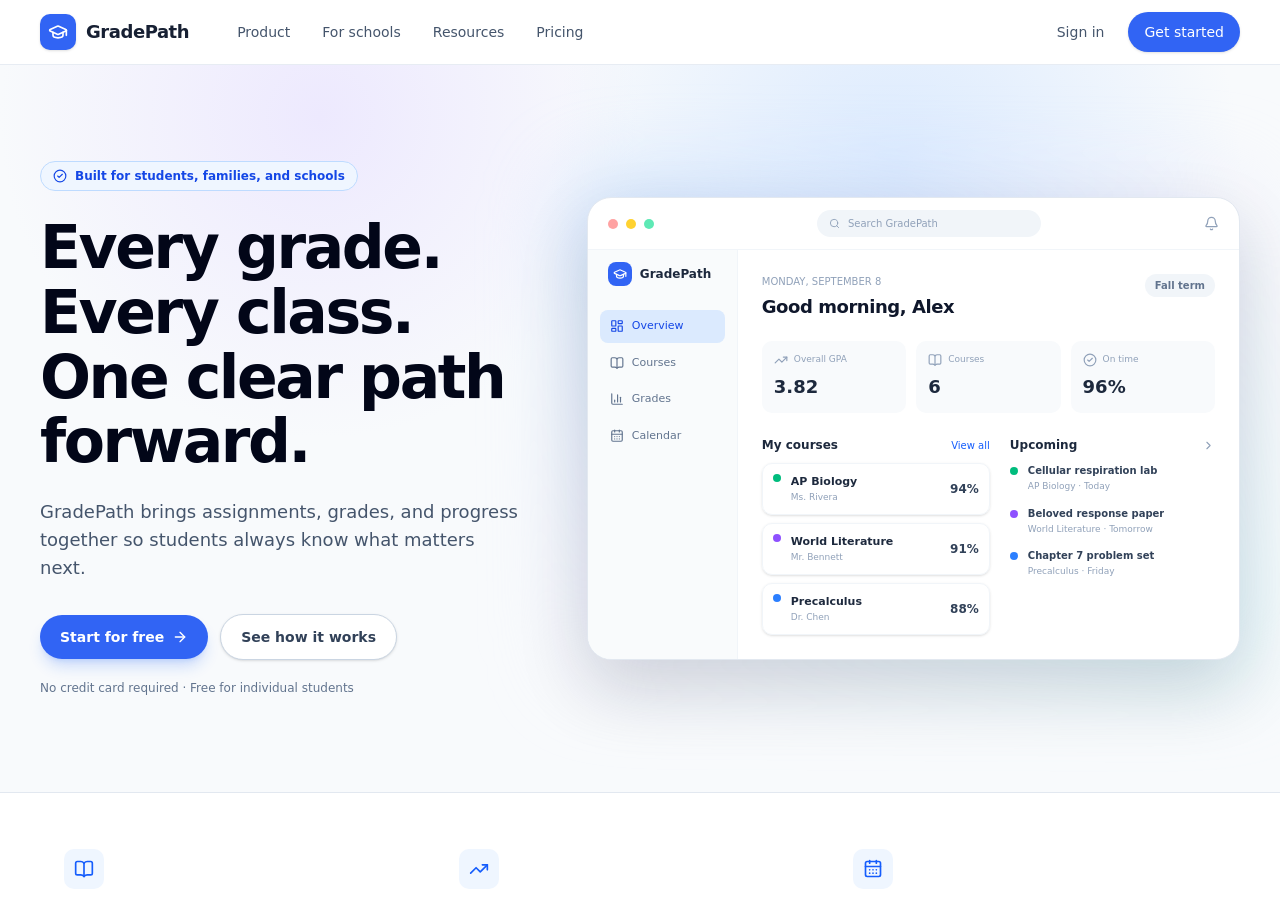
<file: index.html>
<!doctype html>
<html lang="en" class="h-full antialiased">
  <head>
    <script>
      try {
        Object.defineProperty(window, "frameElement", { value: null });
      } catch {}
    </script>
    <meta charset="utf-8" />
    <meta name="viewport" content="width=device-width, initial-scale=1" />
    <link rel="icon" href="./refract.svg" />
    <link rel="preload" as="script" href="./AMp59ve.js" />
    <link rel="preload" as="script" href="./6uNF39d.js" />
    <title>Refract Browser</title>
    <script type="module" crossorigin src="./assets/index-Cs2bmcso.js"></script>
    <link rel="modulepreload" crossorigin href="./assets/react-Dw7FxYqJ.js" />
    <link rel="modulepreload" crossorigin href="./assets/vendor-DraA64or.js" />
    <link rel="modulepreload" crossorigin href="./assets/tanstack-nHHlaK0_.js" />
    <link rel="modulepreload" crossorigin href="./assets/motion-yncqA_4D.js" />
    <link rel="modulepreload" crossorigin href="./assets/lucide-9gOcD6Pp.js" />
    <link rel="modulepreload" crossorigin href="./assets/base-ui-DOwZCxZh.js" />
    <link rel="modulepreload" crossorigin href="./assets/app-BJpch0wI.js" />
    <link rel="stylesheet" crossorigin href="./assets/app-CbyfkJBh.css" />
  </head>
  <body class="min-h-full flex flex-col">
    <div id="root"></div>
  </body>
</html>
</file>
<file: assets/app-CbyfkJBh.css>
@layer properties{@supports (((-webkit-hyphens:none)) and (not (margin-trim:inline))) or ((-moz-orient:inline) and (not (color:rgb(from red r g b)))){:root,:host{--accent-surface:#fff}*,:before,:after,::backdrop{--tw-translate-x:0;--tw-translate-y:0;--tw-translate-z:0;--tw-scale-x:1;--tw-scale-y:1;--tw-scale-z:1;--tw-rotate-x:initial;--tw-rotate-y:initial;--tw-rotate-z:initial;--tw-skew-x:initial;--tw-skew-y:initial;--tw-space-y-reverse:0;--tw-border-style:solid;--tw-gradient-position:initial;--tw-gradient-from:#0000;--tw-gradient-via:#0000;--tw-gradient-to:#0000;--tw-gradient-stops:initial;--tw-gradient-via-stops:initial;--tw-gradient-from-position:0%;--tw-gradient-via-position:50%;--tw-gradient-to-position:100%;--tw-leading:initial;--tw-font-weight:initial;--tw-tracking:initial;--tw-ordinal:initial;--tw-slashed-zero:initial;--tw-numeric-figure:initial;--tw-numeric-spacing:initial;--tw-numeric-fraction:initial;--tw-shadow:0 0 #0000;--tw-shadow-color:initial;--tw-shadow-alpha:100%;--tw-inset-shadow:0 0 #0000;--tw-inset-shadow-color:initial;--tw-inset-shadow-alpha:100%;--tw-ring-color:initial;--tw-ring-shadow:0 0 #0000;--tw-inset-ring-color:initial;--tw-inset-ring-shadow:0 0 #0000;--tw-ring-inset:initial;--tw-ring-offset-width:0px;--tw-ring-offset-color:#fff;--tw-ring-offset-shadow:0 0 #0000;--tw-outline-style:solid;--tw-blur:initial;--tw-brightness:initial;--tw-contrast:initial;--tw-grayscale:initial;--tw-hue-rotate:initial;--tw-invert:initial;--tw-opacity:initial;--tw-saturate:initial;--tw-sepia:initial;--tw-drop-shadow:initial;--tw-drop-shadow-color:initial;--tw-drop-shadow-alpha:100%;--tw-drop-shadow-size:initial;--tw-backdrop-blur:initial;--tw-backdrop-brightness:initial;--tw-backdrop-contrast:initial;--tw-backdrop-grayscale:initial;--tw-backdrop-hue-rotate:initial;--tw-backdrop-invert:initial;--tw-backdrop-opacity:initial;--tw-backdrop-saturate:initial;--tw-backdrop-sepia:initial;--tw-duration:initial;--tw-ease:initial}}}@layer theme{:root,:host{--font-sans:var(--font-sans-flex), ui-sans-serif, system-ui, sans-serif;--font-mono:ui-monospace, SFMono-Regular, Menlo, Monaco, Consolas, "Liberation Mono", "Courier New", monospace;--color-red-300:oklch(80.8% .114 19.571);--color-red-400:oklch(70.4% .191 22.216);--color-red-500:oklch(63.7% .237 25.331);--color-red-600:oklch(57.7% .245 27.325);--color-red-800:oklch(44.4% .177 26.899);--color-amber-300:oklch(87.9% .169 91.605);--color-emerald-300:oklch(84.5% .143 164.978);--color-emerald-500:oklch(69.6% .17 162.48);--color-cyan-100:oklch(95.6% .045 203.388);--color-blue-50:oklch(97% .014 254.604);--color-blue-100:oklch(93.2% .032 255.585);--color-blue-200:oklch(88.2% .059 254.128);--color-blue-500:oklch(62.3% .214 259.815);--color-blue-600:oklch(54.6% .245 262.881);--color-blue-700:oklch(48.8% .243 264.376);--color-violet-100:oklch(94.3% .029 294.588);--color-violet-500:oklch(60.6% .25 292.717);--color-slate-50:oklch(98.4% .003 247.858);--color-slate-100:oklch(96.8% .007 247.896);--color-slate-200:oklch(92.9% .013 255.508);--color-slate-300:oklch(86.9% .022 252.894);--color-slate-400:oklch(70.4% .04 256.788);--color-slate-500:oklch(55.4% .046 257.417);--color-slate-600:oklch(44.6% .043 257.281);--color-slate-700:oklch(37.2% .044 257.287);--color-slate-800:oklch(27.9% .041 260.031);--color-slate-900:oklch(20.8% .042 265.755);--color-slate-950:oklch(12.9% .042 264.695);--color-black:#000;--color-white:#fff;--spacing:.25rem;--container-sm:24rem;--container-md:28rem;--container-lg:32rem;--container-xl:36rem;--container-2xl:42rem;--container-3xl:48rem;--container-5xl:64rem;--container-6xl:72rem;--container-7xl:80rem;--text-xs:.75rem;--text-xs--line-height:calc(1 / .75);--text-sm:.875rem;--text-sm--line-height:calc(1.25 / .875);--text-base:1rem;--text-base--line-height: 1.5 ;--text-lg:1.125rem;--text-lg--line-height:calc(1.75 / 1.125);--text-xl:1.25rem;--text-xl--line-height:calc(1.75 / 1.25);--text-2xl:1.5rem;--text-2xl--line-height:calc(2 / 1.5);--text-3xl:1.875rem;--text-3xl--line-height: 1.2 ;--text-4xl:2.25rem;--text-4xl--line-height:calc(2.5 / 2.25);--text-5xl:3rem;--text-5xl--line-height:1;--text-6xl:3.75rem;--text-6xl--line-height:1;--font-weight-medium:500;--font-weight-semibold:600;--font-weight-bold:700;--tracking-tighter:-.05em;--tracking-tight:-.025em;--tracking-normal:0em;--leading-tight:1.25;--leading-relaxed:1.625;--radius-xl:10px;--radius-2xl:1rem;--radius-3xl:1.5rem;--radius-4xl:2rem;--ease-out:cubic-bezier(0, 0, .2, 1);--animate-spin:spin 1s linear infinite;--animate-pulse:pulse 2s cubic-bezier(.4, 0, .6, 1) infinite;--blur-sm:8px;--blur-md:12px;--blur-lg:16px;--blur-xl:24px;--blur-2xl:40px;--default-transition-duration:.15s;--default-transition-timing-function:cubic-bezier(.4, 0, .2, 1);--default-font-family:var(--font-sans-flex), ui-sans-serif, system-ui, sans-serif;--default-mono-font-family:var(--font-mono);--color-background:var(--background);--color-accent-surface:var(--accent-surface)}}@layer base{*,:after,:before,::backdrop{box-sizing:border-box;border:0 solid;margin:0;padding:0}::file-selector-button{box-sizing:border-box;border:0 solid;margin:0;padding:0}html,:host{-webkit-text-size-adjust:100%;tab-size:4;line-height:1.5;font-family:var(--default-font-family,-apple-system, BlinkMacSystemFont, "Segoe UI", Roboto, "Helvetica Neue", "Noto Sans", Arial, sans-serif, "Apple Color Emoji", "Segoe UI Emoji", "Segoe UI Symbol", "Noto Color Emoji");font-feature-settings:var(--default-font-feature-settings,normal);font-variation-settings:var(--default-font-variation-settings,normal);-webkit-tap-highlight-color:transparent}hr{height:0;color:inherit;border-top-width:1px}abbr:where([title]){-webkit-text-decoration:underline dotted;text-decoration:underline dotted}h1,h2,h3,h4,h5,h6{font-size:inherit;font-weight:inherit}a{color:inherit;-webkit-text-decoration:inherit;text-decoration:inherit}b,strong{font-weight:bolder}code,kbd,samp,pre{font-family:var(--default-mono-font-family,ui-monospace, SFMono-Regular, Menlo, Monaco, Consolas, "Liberation Mono", "Courier New", monospace);font-feature-settings:var(--default-mono-font-feature-settings,normal);font-variation-settings:var(--default-mono-font-variation-settings,normal);font-size:1em}small{font-size:80%}sub,sup{vertical-align:baseline;font-size:75%;line-height:0;position:relative}sub{bottom:-.25em}sup{top:-.5em}table{text-indent:0;border-color:inherit;border-collapse:collapse}:-moz-focusring:where(:not(iframe)){outline:auto}progress{vertical-align:baseline}summary{display:list-item}ol,ul,menu{list-style:none}img,svg,video,canvas,audio,iframe,embed,object{vertical-align:middle;display:block}img,video{max-width:100%;height:auto}button,input,select,optgroup,textarea{font:inherit;font-feature-settings:inherit;font-variation-settings:inherit;letter-spacing:inherit;color:inherit;opacity:1;background-color:#0000;border-radius:0}::file-selector-button{font:inherit;font-feature-settings:inherit;font-variation-settings:inherit;letter-spacing:inherit;color:inherit;opacity:1;background-color:#0000;border-radius:0}:where(select:is([multiple],[size])) optgroup{font-weight:bolder}:where(select:is([multiple],[size])) optgroup option{padding-inline-start:20px}::file-selector-button{margin-inline-end:4px}::placeholder{opacity:1}@supports (not ((-webkit-appearance:-apple-pay-button))) or (contain-intrinsic-size:1px){::placeholder{color:currentColor}@supports (color:color-mix(in lab,red,red)){::placeholder{color:color-mix(in oklab,currentcolor 50%,transparent)}}}textarea{resize:vertical}::-webkit-search-decoration{-webkit-appearance:none}::-webkit-date-and-time-value{min-height:1lh;text-align:inherit}::-webkit-datetime-edit{display:inline-flex}::-webkit-datetime-edit-fields-wrapper{padding:0}::-webkit-datetime-edit{padding-block:0}::-webkit-datetime-edit-year-field{padding-block:0}::-webkit-datetime-edit-month-field{padding-block:0}::-webkit-datetime-edit-day-field{padding-block:0}::-webkit-datetime-edit-hour-field{padding-block:0}::-webkit-datetime-edit-minute-field{padding-block:0}::-webkit-datetime-edit-second-field{padding-block:0}::-webkit-datetime-edit-millisecond-field{padding-block:0}::-webkit-datetime-edit-meridiem-field{padding-block:0}::-webkit-calendar-picker-indicator{line-height:1}:-moz-ui-invalid{box-shadow:none}button,input:where([type=button],[type=reset],[type=submit]){appearance:button}::file-selector-button{appearance:button}::-webkit-inner-spin-button{height:auto}::-webkit-outer-spin-button{height:auto}[hidden]:where(:not([hidden=until-found])){display:none!important}:focus-visible{--tw-ring-shadow:var(--tw-ring-inset,) 0 0 0 calc(0px + var(--tw-ring-offset-width)) var(--tw-ring-color,currentcolor);box-shadow:var(--tw-inset-shadow),var(--tw-inset-ring-shadow),var(--tw-ring-offset-shadow),var(--tw-ring-shadow),var(--tw-shadow);--tw-outline-style:none;outline-style:none}}@layer components;@layer utilities{.\@container{container-type:inline-size}.pointer-events-auto{pointer-events:auto}.pointer-events-none{pointer-events:none}.collapse{visibility:collapse}.invisible{visibility:hidden}.visible{visibility:visible}.sr-only{clip-path:inset(50%);white-space:nowrap;border-width:0;width:1px;height:1px;margin:-1px;padding:0;position:absolute;overflow:hidden}.absolute{position:absolute}.fixed{position:fixed}.relative{position:relative}.static{position:static}.-inset-5{inset:calc(var(--spacing) * -5)}.inset-0{inset:0}.inset-3{inset:calc(var(--spacing) * 3)}.inset-x-0{inset-inline:0}.inset-y-0{inset-block:0}.-top-0\.5{top:calc(var(--spacing) * -.5)}.-top-1\.5{top:calc(var(--spacing) * -1.5)}.top-0{top:0}.top-1\/2{top:50%}.top-2\.5{top:calc(var(--spacing) * 2.5)}.top-4{top:calc(var(--spacing) * 4)}.top-full{top:100%}.-right-1\.5{right:calc(var(--spacing) * -1.5)}.right-0{right:0}.right-1{right:var(--spacing)}.right-1\.5{right:calc(var(--spacing) * 1.5)}.right-2\.5{right:calc(var(--spacing) * 2.5)}.right-\[4\.5rem\]{right:4.5rem}.bottom-0{bottom:0}.bottom-full{bottom:100%}.-left-10{left:calc(var(--spacing) * -10)}.left-0{left:0}.left-1\/2{left:50%}.isolate{isolation:isolate}.-z-0{z-index:-0}.-z-10{z-index:-10}.z-0{z-index:0}.z-10{z-index:10}.z-20{z-index:20}.z-30{z-index:30}.z-50{z-index:50}.z-\[100\]{z-index:100}.col-span-2{grid-column:span 2/span 2}.container{width:100%}@media(min-width:40rem){.container{max-width:40rem}}@media(min-width:48rem){.container{max-width:48rem}}@media(min-width:64rem){.container{max-width:64rem}}@media(min-width:80rem){.container{max-width:80rem}}@media(min-width:96rem){.container{max-width:96rem}}.-mx-1{margin-inline:calc(var(--spacing) * -1)}.-mx-2{margin-inline:calc(var(--spacing) * -2)}.mx-1\.5{margin-inline:calc(var(--spacing) * 1.5)}.mx-2{margin-inline:calc(var(--spacing) * 2)}.mx-auto{margin-inline:auto}.-my-0\.5{margin-block:calc(var(--spacing) * -.5)}.-my-1{margin-block:calc(var(--spacing) * -1)}.my-1{margin-block:var(--spacing)}.my-3{margin-block:calc(var(--spacing) * 3)}.mt-0\.5{margin-top:calc(var(--spacing) * .5)}.mt-1{margin-top:var(--spacing)}.mt-1\.5{margin-top:calc(var(--spacing) * 1.5)}.mt-2{margin-top:calc(var(--spacing) * 2)}.mt-2\.5{margin-top:calc(var(--spacing) * 2.5)}.mt-3{margin-top:calc(var(--spacing) * 3)}.mt-4{margin-top:calc(var(--spacing) * 4)}.mt-5{margin-top:calc(var(--spacing) * 5)}.mt-6{margin-top:calc(var(--spacing) * 6)}.mt-8{margin-top:calc(var(--spacing) * 8)}.mt-auto{margin-top:auto}.-mr-1\.5{margin-right:calc(var(--spacing) * -1.5)}.mr-1\.5{margin-right:calc(var(--spacing) * 1.5)}.mr-2{margin-right:calc(var(--spacing) * 2)}.mb-0\.5{margin-bottom:calc(var(--spacing) * .5)}.mb-1{margin-bottom:var(--spacing)}.mb-1\.5{margin-bottom:calc(var(--spacing) * 1.5)}.mb-2{margin-bottom:calc(var(--spacing) * 2)}.mb-2\.5{margin-bottom:calc(var(--spacing) * 2.5)}.mb-4{margin-bottom:calc(var(--spacing) * 4)}.mb-6{margin-bottom:calc(var(--spacing) * 6)}.-ml-1\.5{margin-left:calc(var(--spacing) * -1.5)}.-ml-2{margin-left:calc(var(--spacing) * -2)}.ml-0\.5{margin-left:calc(var(--spacing) * .5)}.ml-1{margin-left:var(--spacing)}.ml-1\.5{margin-left:calc(var(--spacing) * 1.5)}.ml-12{margin-left:calc(var(--spacing) * 12)}.ml-auto{margin-left:auto}.line-clamp-2{-webkit-line-clamp:2;-webkit-box-orient:vertical;display:-webkit-box;overflow:hidden}.block{display:block}.contents{display:contents}.flex{display:flex}.grid{display:grid}.hidden{display:none}.inline{display:inline}.inline-block{display:inline-block}.inline-flex{display:inline-flex}.list-item{display:list-item}.table{display:table}.aspect-square{aspect-ratio:1}.size-2{width:calc(var(--spacing) * 2);height:calc(var(--spacing) * 2)}.size-2\.5{width:calc(var(--spacing) * 2.5);height:calc(var(--spacing) * 2.5)}.size-4{width:calc(var(--spacing) * 4);height:calc(var(--spacing) * 4)}.size-5{width:calc(var(--spacing) * 5);height:calc(var(--spacing) * 5)}.size-6{width:calc(var(--spacing) * 6);height:calc(var(--spacing) * 6)}.size-7{width:calc(var(--spacing) * 7);height:calc(var(--spacing) * 7)}.size-8{width:calc(var(--spacing) * 8);height:calc(var(--spacing) * 8)}.size-9{width:calc(var(--spacing) * 9);height:calc(var(--spacing) * 9)}.size-10{width:calc(var(--spacing) * 10);height:calc(var(--spacing) * 10)}.size-10\!{width:calc(var(--spacing) * 10)!important;height:calc(var(--spacing) * 10)!important}.size-11{width:calc(var(--spacing) * 11);height:calc(var(--spacing) * 11)}.size-12{width:calc(var(--spacing) * 12);height:calc(var(--spacing) * 12)}.size-14{width:calc(var(--spacing) * 14);height:calc(var(--spacing) * 14)}.size-16{width:calc(var(--spacing) * 16);height:calc(var(--spacing) * 16)}.size-40{width:calc(var(--spacing) * 40);height:calc(var(--spacing) * 40)}.size-full{width:100%;height:100%}.h-1{height:var(--spacing)}.h-1\.5{height:calc(var(--spacing) * 1.5)}.h-2\.5{height:calc(var(--spacing) * 2.5)}.h-5{height:calc(var(--spacing) * 5)}.h-6{height:calc(var(--spacing) * 6)}.h-7{height:calc(var(--spacing) * 7)}.h-8{height:calc(var(--spacing) * 8)}.h-9{height:calc(var(--spacing) * 9)}.h-10{height:calc(var(--spacing) * 10)}.h-11{height:calc(var(--spacing) * 11)}.h-12{height:calc(var(--spacing) * 12)}.h-16{height:calc(var(--spacing) * 16)}.h-96{height:calc(var(--spacing) * 96)}.h-\[1em\]{height:1em}.h-\[2px\]{height:2px}.h-\[3px\]{height:3px}.h-\[520px\]{height:520px}.h-dvh{height:100dvh}.h-full{height:100%}.h-px{height:1px}.max-h-48{max-height:calc(var(--spacing) * 48)}.max-h-72{max-height:calc(var(--spacing) * 72)}.min-h-0{min-height:0}.min-h-8{min-height:calc(var(--spacing) * 8)}.min-h-10{min-height:calc(var(--spacing) * 10)}.min-h-11{min-height:calc(var(--spacing) * 11)}.min-h-12{min-height:calc(var(--spacing) * 12)}.min-h-14{min-height:calc(var(--spacing) * 14)}.min-h-\[390px\]{min-height:390px}.min-h-full{min-height:100%}.w-0{width:0}.w-1\.5{width:calc(var(--spacing) * 1.5)}.w-2\/5{width:40%}.w-6{width:calc(var(--spacing) * 6)}.w-10{width:calc(var(--spacing) * 10)}.w-11{width:calc(var(--spacing) * 11)}.w-48{width:calc(var(--spacing) * 48)}.w-52{width:calc(var(--spacing) * 52)}.w-56{width:calc(var(--spacing) * 56)}.w-60{width:calc(var(--spacing) * 60)}.w-72{width:calc(var(--spacing) * 72)}.w-\[1ch\]{width:1ch}.w-\[3px\]{width:3px}.w-\[82px\]{width:82px}.w-\[305px\]{width:305px}.w-\[calc\(30\%-0\.5rem\)\]{width:calc(30% - .5rem)}.w-fit{width:fit-content}.w-full{width:100%}.max-w-2xl{max-width:var(--container-2xl)}.max-w-3xl{max-width:var(--container-3xl)}.max-w-5xl{max-width:var(--container-5xl)}.max-w-6xl{max-width:var(--container-6xl)}.max-w-7xl{max-width:var(--container-7xl)}.max-w-28{max-width:calc(var(--spacing) * 28)}.max-w-44{max-width:calc(var(--spacing) * 44)}.max-w-56{max-width:calc(var(--spacing) * 56)}.max-w-\[10\.5rem\]{max-width:10.5rem}.max-w-\[60\%\]{max-width:60%}.max-w-\[72ch\]{max-width:72ch}.max-w-\[82\%\]{max-width:82%}.max-w-full{max-width:100%}.max-w-lg{max-width:var(--container-lg)}.max-w-md{max-width:var(--container-md)}.max-w-none{max-width:none}.max-w-sm{max-width:var(--container-sm)}.max-w-xl{max-width:var(--container-xl)}.min-w-0{min-width:0}.min-w-32{min-width:calc(var(--spacing) * 32)}.min-w-\[var\(--anchor-width\)\]{min-width:var(--anchor-width)}.min-w-fit{min-width:fit-content}.flex-1{flex:1}.flex-\[1\.25\]{flex:1.25}.shrink{flex-shrink:1}.shrink-0{flex-shrink:0}.origin-\[var\(--transform-origin\)\]{transform-origin:var(--transform-origin)}.origin-left{transform-origin:0}.origin-top{transform-origin:top}.origin-top-left{transform-origin:0 0}.origin-top-right{transform-origin:100% 0}.-translate-1\/2{--tw-translate-x: -50% ;--tw-translate-y: -50% ;translate:var(--tw-translate-x) var(--tw-translate-y)}.-translate-x-1\/2{--tw-translate-x: -50% ;translate:var(--tw-translate-x) var(--tw-translate-y)}.-translate-y-1\/2{--tw-translate-y: -50% ;translate:var(--tw-translate-x) var(--tw-translate-y)}.-translate-y-2{--tw-translate-y:calc(var(--spacing) * -2);translate:var(--tw-translate-x) var(--tw-translate-y)}.scale-90{--tw-scale-x:90%;--tw-scale-y:90%;--tw-scale-z:90%;scale:var(--tw-scale-x) var(--tw-scale-y)}.scale-95{--tw-scale-x:95%;--tw-scale-y:95%;--tw-scale-z:95%;scale:var(--tw-scale-x) var(--tw-scale-y)}.transform{transform:var(--tw-rotate-x,) var(--tw-rotate-y,) var(--tw-rotate-z,) var(--tw-skew-x,) var(--tw-skew-y,)}.animate-spin{animation:var(--animate-spin)}.cursor-col-resize{cursor:col-resize}.cursor-default{cursor:default}.cursor-pointer{cursor:pointer}.resize{resize:both}.resize-none{resize:none}.\[scrollbar-width\:none\]{scrollbar-width:none}.\[scrollbar-gutter\:stable\]{scrollbar-gutter:stable}.list-decimal{list-style-type:decimal}.list-disc{list-style-type:disc}.list-none{list-style-type:none}.appearance-none{appearance:none}.grid-cols-2{grid-template-columns:repeat(2,minmax(0,1fr))}.grid-cols-6{grid-template-columns:repeat(6,minmax(0,1fr))}.grid-cols-\[2\.5rem_minmax\(0\,1fr\)_4\.25rem_3rem\]{grid-template-columns:2.5rem minmax(0,1fr) 4.25rem 3rem}.grid-cols-\[2\.5rem_minmax\(0\,1fr\)_6\.5rem_3rem\]{grid-template-columns:2.5rem minmax(0,1fr) 6.5rem 3rem}.grid-cols-\[54px_1fr\]{grid-template-columns:54px 1fr}.grid-cols-\[auto_minmax\(0\,1fr\)_auto\]{grid-template-columns:auto minmax(0,1fr) auto}.flex-col{flex-direction:column}.flex-col-reverse{flex-direction:column-reverse}.flex-wrap{flex-wrap:wrap}.place-content-start{place-content:start}.place-items-center{place-items:center}.items-baseline{align-items:baseline}.items-center{align-items:center}.items-end{align-items:flex-end}.items-start{align-items:flex-start}.justify-between{justify-content:space-between}.justify-center{justify-content:center}.justify-end{justify-content:flex-end}.gap-0\.5{gap:calc(var(--spacing) * .5)}.gap-1{gap:var(--spacing)}.gap-1\.5{gap:calc(var(--spacing) * 1.5)}.gap-2{gap:calc(var(--spacing) * 2)}.gap-2\.5{gap:calc(var(--spacing) * 2.5)}.gap-3{gap:calc(var(--spacing) * 3)}.gap-4{gap:calc(var(--spacing) * 4)}.gap-5{gap:calc(var(--spacing) * 5)}.gap-6{gap:calc(var(--spacing) * 6)}.gap-8{gap:calc(var(--spacing) * 8)}.gap-14{gap:calc(var(--spacing) * 14)}:where(.space-y-1>:not(:last-child)){--tw-space-y-reverse:0;margin-block-start:calc(var(--spacing) * var(--tw-space-y-reverse));margin-block-end:calc(var(--spacing) * calc(1 - var(--tw-space-y-reverse)))}:where(.space-y-2>:not(:last-child)){--tw-space-y-reverse:0;margin-block-start:calc(calc(var(--spacing) * 2) * var(--tw-space-y-reverse));margin-block-end:calc(calc(var(--spacing) * 2) * calc(1 - var(--tw-space-y-reverse)))}:where(.space-y-3>:not(:last-child)){--tw-space-y-reverse:0;margin-block-start:calc(calc(var(--spacing) * 3) * var(--tw-space-y-reverse));margin-block-end:calc(calc(var(--spacing) * 3) * calc(1 - var(--tw-space-y-reverse)))}:where(.space-y-7>:not(:last-child)){--tw-space-y-reverse:0;margin-block-start:calc(calc(var(--spacing) * 7) * var(--tw-space-y-reverse));margin-block-end:calc(calc(var(--spacing) * 7) * calc(1 - var(--tw-space-y-reverse)))}.gap-x-2{column-gap:calc(var(--spacing) * 2)}.self-center{align-self:center}.self-stretch{align-self:stretch}.justify-self-end{justify-self:flex-end}.truncate{text-overflow:ellipsis;white-space:nowrap;overflow:hidden}.overflow-hidden{overflow:hidden}.overflow-x-auto{overflow-x:auto}.overflow-x-hidden{overflow-x:hidden}.overflow-y-auto{overflow-y:auto}.rounded{border-radius:.25rem}.rounded-2xl{border-radius:var(--radius-2xl)}.rounded-3xl{border-radius:var(--radius-3xl)}.rounded-4xl{border-radius:2rem}.rounded-\[2\.5rem\]{border-radius:2.5rem}.rounded-\[3px\]{border-radius:3px}.rounded-\[26px\]{border-radius:26px}.rounded-\[28px\]{border-radius:28px}.rounded-full{border-radius:3.40282e38px}.rounded-lg{border-radius:8px}.rounded-md{border-radius:6px}.rounded-sm{border-radius:4px}.rounded-xl{border-radius:10px}.rounded-r-3xl{border-top-right-radius:var(--radius-3xl);border-bottom-right-radius:var(--radius-3xl)}.rounded-r-xl{border-top-right-radius:10px;border-bottom-right-radius:10px}.rounded-br-lg{border-bottom-right-radius:8px}.border{border-style:var(--tw-border-style);border-width:1px}.border-0{border-style:var(--tw-border-style);border-width:0}.border-2{border-style:var(--tw-border-style);border-width:2px}.border-t{border-top-style:var(--tw-border-style);border-top-width:1px}.border-r{border-right-style:var(--tw-border-style);border-right-width:1px}.border-b{border-bottom-style:var(--tw-border-style);border-bottom-width:1px}.border-dashed{--tw-border-style:dashed;border-style:dashed}.border-accent-surface\/60{border-color:var(--accent-surface)}@supports (color:color-mix(in lab,red,red)){.border-accent-surface\/60{border-color:color-mix(in oklab,var(--accent-surface) 60%,transparent)}}.border-blue-200{border-color:var(--color-blue-200)}.border-ink\/10{border-color:var(--ink)}@supports (color:color-mix(in lab,red,red)){.border-ink\/10{border-color:color-mix(in oklab,var(--ink) 10%,transparent)}}.border-ink\/25{border-color:var(--ink)}@supports (color:color-mix(in lab,red,red)){.border-ink\/25{border-color:color-mix(in oklab,var(--ink) 25%,transparent)}}.border-ink\/\[0\.06\]{border-color:var(--ink)}@supports (color:color-mix(in lab,red,red)){.border-ink\/\[0\.06\]{border-color:color-mix(in oklab,var(--ink) 6%,transparent)}}.border-line{border-color:var(--line)}.border-slate-100{border-color:var(--color-slate-100)}.border-slate-200{border-color:var(--color-slate-200)}.border-slate-200\/80{border-color:#e2e8f0cc}@supports (color:color-mix(in lab,red,red)){.border-slate-200\/80{border-color:color-mix(in oklab,var(--color-slate-200) 80%,transparent)}}.border-slate-300{border-color:var(--color-slate-300)}.border-transparent{border-color:#0000}.bg-\[\#3164f4\]{background-color:#3164f4}.bg-\[\#f8fafc\]{background-color:#f8fafc}.bg-accent-surface,.bg-accent-surface\/10{background-color:var(--accent-surface)}@supports (color:color-mix(in lab,red,red)){.bg-accent-surface\/10{background-color:color-mix(in oklab,var(--accent-surface) 10%,transparent)}}.bg-accent-surface\/15{background-color:var(--accent-surface)}@supports (color:color-mix(in lab,red,red)){.bg-accent-surface\/15{background-color:color-mix(in oklab,var(--accent-surface) 15%,transparent)}}.bg-accent-surface\/20{background-color:var(--accent-surface)}@supports (color:color-mix(in lab,red,red)){.bg-accent-surface\/20{background-color:color-mix(in oklab,var(--accent-surface) 20%,transparent)}}.bg-accent-surface\/25{background-color:var(--accent-surface)}@supports (color:color-mix(in lab,red,red)){.bg-accent-surface\/25{background-color:color-mix(in oklab,var(--accent-surface) 25%,transparent)}}.bg-accent-surface\/40{background-color:var(--accent-surface)}@supports (color:color-mix(in lab,red,red)){.bg-accent-surface\/40{background-color:color-mix(in oklab,var(--accent-surface) 40%,transparent)}}.bg-accent-surface\/\[0\.08\]{background-color:var(--accent-surface)}@supports (color:color-mix(in lab,red,red)){.bg-accent-surface\/\[0\.08\]{background-color:color-mix(in oklab,var(--accent-surface) 8%,transparent)}}.bg-amber-300{background-color:var(--color-amber-300)}.bg-background,.bg-background\/80{background-color:var(--background)}@supports (color:color-mix(in lab,red,red)){.bg-background\/80{background-color:color-mix(in oklab,var(--background) 80%,transparent)}}.bg-background\/90{background-color:var(--background)}@supports (color:color-mix(in lab,red,red)){.bg-background\/90{background-color:color-mix(in oklab,var(--background) 90%,transparent)}}.bg-black{background-color:var(--color-black)}.bg-black\/30{background-color:#0000004d}@supports (color:color-mix(in lab,red,red)){.bg-black\/30{background-color:color-mix(in oklab,var(--color-black) 30%,transparent)}}.bg-black\/60{background-color:#0009}@supports (color:color-mix(in lab,red,red)){.bg-black\/60{background-color:color-mix(in oklab,var(--color-black) 60%,transparent)}}.bg-black\/70{background-color:#000000b3}@supports (color:color-mix(in lab,red,red)){.bg-black\/70{background-color:color-mix(in oklab,var(--color-black) 70%,transparent)}}.bg-black\/75{background-color:#000000bf}@supports (color:color-mix(in lab,red,red)){.bg-black\/75{background-color:color-mix(in oklab,var(--color-black) 75%,transparent)}}.bg-black\/85{background-color:#000000d9}@supports (color:color-mix(in lab,red,red)){.bg-black\/85{background-color:color-mix(in oklab,var(--color-black) 85%,transparent)}}.bg-black\/90{background-color:#000000e6}@supports (color:color-mix(in lab,red,red)){.bg-black\/90{background-color:color-mix(in oklab,var(--color-black) 90%,transparent)}}.bg-blue-50{background-color:var(--color-blue-50)}.bg-blue-100{background-color:var(--color-blue-100)}.bg-blue-500{background-color:var(--color-blue-500)}.bg-emerald-300{background-color:var(--color-emerald-300)}.bg-emerald-500{background-color:var(--color-emerald-500)}.bg-ink,.bg-ink\/5{background-color:var(--ink)}@supports (color:color-mix(in lab,red,red)){.bg-ink\/5{background-color:color-mix(in oklab,var(--ink) 5%,transparent)}}.bg-ink\/8{background-color:var(--ink)}@supports (color:color-mix(in lab,red,red)){.bg-ink\/8{background-color:color-mix(in oklab,var(--ink) 8%,transparent)}}.bg-ink\/10{background-color:var(--ink)}@supports (color:color-mix(in lab,red,red)){.bg-ink\/10{background-color:color-mix(in oklab,var(--ink) 10%,transparent)}}.bg-ink\/15{background-color:var(--ink)}@supports (color:color-mix(in lab,red,red)){.bg-ink\/15{background-color:color-mix(in oklab,var(--ink) 15%,transparent)}}.bg-ink\/50{background-color:var(--ink)}@supports (color:color-mix(in lab,red,red)){.bg-ink\/50{background-color:color-mix(in oklab,var(--ink) 50%,transparent)}}.bg-muted{background-color:var(--muted)}.bg-red-300{background-color:var(--color-red-300)}.bg-red-500\/10{background-color:#fb2c361a}@supports (color:color-mix(in lab,red,red)){.bg-red-500\/10{background-color:color-mix(in oklab,var(--color-red-500) 10%,transparent)}}.bg-red-600\/10{background-color:#e400141a}@supports (color:color-mix(in lab,red,red)){.bg-red-600\/10{background-color:color-mix(in oklab,var(--color-red-600) 10%,transparent)}}.bg-red-800\/50{background-color:#9f071280}@supports (color:color-mix(in lab,red,red)){.bg-red-800\/50{background-color:color-mix(in oklab,var(--color-red-800) 50%,transparent)}}.bg-slate-50{background-color:var(--color-slate-50)}.bg-slate-50\/80{background-color:#f8fafccc}@supports (color:color-mix(in lab,red,red)){.bg-slate-50\/80{background-color:color-mix(in oklab,var(--color-slate-50) 80%,transparent)}}.bg-slate-100{background-color:var(--color-slate-100)}.bg-surface{background-color:var(--surface)}.bg-surface-2,.bg-surface-2\/50{background-color:var(--surface-2)}@supports (color:color-mix(in lab,red,red)){.bg-surface-2\/50{background-color:color-mix(in oklab,var(--surface-2) 50%,transparent)}}.bg-surface-2\/70{background-color:var(--surface-2)}@supports (color:color-mix(in lab,red,red)){.bg-surface-2\/70{background-color:color-mix(in oklab,var(--surface-2) 70%,transparent)}}.bg-surface-2\/80{background-color:var(--surface-2)}@supports (color:color-mix(in lab,red,red)){.bg-surface-2\/80{background-color:color-mix(in oklab,var(--surface-2) 80%,transparent)}}.bg-surface-3,.bg-surface-3\/60{background-color:var(--surface-3)}@supports (color:color-mix(in lab,red,red)){.bg-surface-3\/60{background-color:color-mix(in oklab,var(--surface-3) 60%,transparent)}}.bg-surface-raised,.bg-surface-raised\/80{background-color:var(--surface-raised)}@supports (color:color-mix(in lab,red,red)){.bg-surface-raised\/80{background-color:color-mix(in oklab,var(--surface-raised) 80%,transparent)}}.bg-transparent{background-color:#0000}.bg-violet-500{background-color:var(--color-violet-500)}.bg-white{background-color:var(--color-white)}.bg-white\/90{background-color:#ffffffe6}@supports (color:color-mix(in lab,red,red)){.bg-white\/90{background-color:color-mix(in oklab,var(--color-white) 90%,transparent)}}.bg-linear-to-l{--tw-gradient-position:to left}@supports (background-image:linear-gradient(in lab,red,red)){.bg-linear-to-l{--tw-gradient-position:to left in oklab}}.bg-linear-to-l{background-image:linear-gradient(var(--tw-gradient-stops))}.bg-linear-to-r{--tw-gradient-position:to right}@supports (background-image:linear-gradient(in lab,red,red)){.bg-linear-to-r{--tw-gradient-position:to right in oklab}}.bg-linear-to-r{background-image:linear-gradient(var(--tw-gradient-stops))}.bg-gradient-to-b{--tw-gradient-position:to bottom in oklab;background-image:linear-gradient(var(--tw-gradient-stops))}.bg-gradient-to-br{--tw-gradient-position:to bottom right in oklab;background-image:linear-gradient(var(--tw-gradient-stops))}.bg-gradient-to-t{--tw-gradient-position:to top in oklab;background-image:linear-gradient(var(--tw-gradient-stops))}.bg-\[radial-gradient\(circle_at_70\%_20\%\,\#dbeafe_0\,transparent_35\%\)\,radial-gradient\(circle_at_25\%_10\%\,\#ede9fe_0\,transparent_30\%\)\]{background-image:radial-gradient(circle at 70% 20%,#dbeafe 0,#0000 35%),radial-gradient(circle at 25% 10%,#ede9fe 0,#0000 30%)}.from-blue-200\/70{--tw-gradient-from:#bedbffb3}@supports (color:color-mix(in lab,red,red)){.from-blue-200\/70{--tw-gradient-from:color-mix(in oklab, var(--color-blue-200) 70%, transparent)}}.from-blue-200\/70{--tw-gradient-stops:var(--tw-gradient-via-stops,var(--tw-gradient-position), var(--tw-gradient-from) var(--tw-gradient-from-position), var(--tw-gradient-to) var(--tw-gradient-to-position))}.from-surface-3{--tw-gradient-from:var(--surface-3);--tw-gradient-stops:var(--tw-gradient-via-stops,var(--tw-gradient-position), var(--tw-gradient-from) var(--tw-gradient-from-position), var(--tw-gradient-to) var(--tw-gradient-to-position))}.from-surface-raised{--tw-gradient-from:var(--surface-raised);--tw-gradient-stops:var(--tw-gradient-via-stops,var(--tw-gradient-position), var(--tw-gradient-from) var(--tw-gradient-from-position), var(--tw-gradient-to) var(--tw-gradient-to-position))}.from-surface-raised\/80{--tw-gradient-from:var(--surface-raised)}@supports (color:color-mix(in lab,red,red)){.from-surface-raised\/80{--tw-gradient-from:color-mix(in oklab, var(--surface-raised) 80%, transparent)}}.from-surface-raised\/80{--tw-gradient-stops:var(--tw-gradient-via-stops,var(--tw-gradient-position), var(--tw-gradient-from) var(--tw-gradient-from-position), var(--tw-gradient-to) var(--tw-gradient-to-position))}.via-surface-raised\/30{--tw-gradient-via:var(--surface-raised)}@supports (color:color-mix(in lab,red,red)){.via-surface-raised\/30{--tw-gradient-via:color-mix(in oklab, var(--surface-raised) 30%, transparent)}}.via-surface-raised\/30{--tw-gradient-via-stops:var(--tw-gradient-position), var(--tw-gradient-from) var(--tw-gradient-from-position), var(--tw-gradient-via) var(--tw-gradient-via-position), var(--tw-gradient-to) var(--tw-gradient-to-position);--tw-gradient-stops:var(--tw-gradient-via-stops)}.via-violet-100\/40{--tw-gradient-via:#ede9fe66}@supports (color:color-mix(in lab,red,red)){.via-violet-100\/40{--tw-gradient-via:color-mix(in oklab, var(--color-violet-100) 40%, transparent)}}.via-violet-100\/40{--tw-gradient-via-stops:var(--tw-gradient-position), var(--tw-gradient-from) var(--tw-gradient-from-position), var(--tw-gradient-via) var(--tw-gradient-via-position), var(--tw-gradient-to) var(--tw-gradient-to-position);--tw-gradient-stops:var(--tw-gradient-via-stops)}.to-cyan-100\/60{--tw-gradient-to:#cefafe99}@supports (color:color-mix(in lab,red,red)){.to-cyan-100\/60{--tw-gradient-to:color-mix(in oklab, var(--color-cyan-100) 60%, transparent)}}.to-cyan-100\/60{--tw-gradient-stops:var(--tw-gradient-via-stops,var(--tw-gradient-position), var(--tw-gradient-from) var(--tw-gradient-from-position), var(--tw-gradient-to) var(--tw-gradient-to-position))}.to-surface-2{--tw-gradient-to:var(--surface-2);--tw-gradient-stops:var(--tw-gradient-via-stops,var(--tw-gradient-position), var(--tw-gradient-from) var(--tw-gradient-from-position), var(--tw-gradient-to) var(--tw-gradient-to-position))}.to-transparent{--tw-gradient-to:transparent;--tw-gradient-stops:var(--tw-gradient-via-stops,var(--tw-gradient-position), var(--tw-gradient-from) var(--tw-gradient-from-position), var(--tw-gradient-to) var(--tw-gradient-to-position))}.fill-current{fill:currentColor}.object-cover{object-fit:cover}.p-0{padding:0}.p-0\.5{padding:calc(var(--spacing) * .5)}.p-1{padding:var(--spacing)}.p-1\.5{padding:calc(var(--spacing) * 1.5)}.p-2{padding:calc(var(--spacing) * 2)}.p-2\.5{padding:calc(var(--spacing) * 2.5)}.p-3{padding:calc(var(--spacing) * 3)}.p-4{padding:calc(var(--spacing) * 4)}.p-5{padding:calc(var(--spacing) * 5)}.p-6{padding:calc(var(--spacing) * 6)}.p-8{padding:calc(var(--spacing) * 8)}.px-0\.5{padding-inline:calc(var(--spacing) * .5)}.px-1{padding-inline:var(--spacing)}.px-1\.5{padding-inline:calc(var(--spacing) * 1.5)}.px-2{padding-inline:calc(var(--spacing) * 2)}.px-2\.5{padding-inline:calc(var(--spacing) * 2.5)}.px-3{padding-inline:calc(var(--spacing) * 3)}.px-3\.5{padding-inline:calc(var(--spacing) * 3.5)}.px-4{padding-inline:calc(var(--spacing) * 4)}.px-5{padding-inline:calc(var(--spacing) * 5)}.px-6{padding-inline:calc(var(--spacing) * 6)}.py-0\.5{padding-block:calc(var(--spacing) * .5)}.py-1{padding-block:var(--spacing)}.py-1\.5{padding-block:calc(var(--spacing) * 1.5)}.py-2{padding-block:calc(var(--spacing) * 2)}.py-2\.5{padding-block:calc(var(--spacing) * 2.5)}.py-3{padding-block:calc(var(--spacing) * 3)}.py-3\.5{padding-block:calc(var(--spacing) * 3.5)}.py-4{padding-block:calc(var(--spacing) * 4)}.py-5{padding-block:calc(var(--spacing) * 5)}.py-8{padding-block:calc(var(--spacing) * 8)}.py-12{padding-block:calc(var(--spacing) * 12)}.py-14{padding-block:calc(var(--spacing) * 14)}.pt-1{padding-top:var(--spacing)}.pt-2{padding-top:calc(var(--spacing) * 2)}.pt-2\.5{padding-top:calc(var(--spacing) * 2.5)}.pt-3{padding-top:calc(var(--spacing) * 3)}.pt-3\.5{padding-top:calc(var(--spacing) * 3.5)}.pt-5{padding-top:calc(var(--spacing) * 5)}.pt-6{padding-top:calc(var(--spacing) * 6)}.pt-16{padding-top:calc(var(--spacing) * 16)}.pr-1\.5{padding-right:calc(var(--spacing) * 1.5)}.pr-2{padding-right:calc(var(--spacing) * 2)}.pr-2\.5{padding-right:calc(var(--spacing) * 2.5)}.pr-3{padding-right:calc(var(--spacing) * 3)}.pr-4{padding-right:calc(var(--spacing) * 4)}.pr-4\.5{padding-right:calc(var(--spacing) * 4.5)}.pr-8{padding-right:calc(var(--spacing) * 8)}.pr-9{padding-right:calc(var(--spacing) * 9)}.pr-12{padding-right:calc(var(--spacing) * 12)}.pb-0{padding-bottom:0}.pb-1{padding-bottom:var(--spacing)}.pb-1\.5{padding-bottom:calc(var(--spacing) * 1.5)}.pb-2{padding-bottom:calc(var(--spacing) * 2)}.pb-3{padding-bottom:calc(var(--spacing) * 3)}.pb-5{padding-bottom:calc(var(--spacing) * 5)}.pb-20{padding-bottom:calc(var(--spacing) * 20)}.pb-32{padding-bottom:calc(var(--spacing) * 32)}.pl-1{padding-left:var(--spacing)}.pl-1\.5{padding-left:calc(var(--spacing) * 1.5)}.pl-2\.5{padding-left:calc(var(--spacing) * 2.5)}.pl-3{padding-left:calc(var(--spacing) * 3)}.pl-3\.5{padding-left:calc(var(--spacing) * 3.5)}.pl-4{padding-left:calc(var(--spacing) * 4)}.pl-5{padding-left:calc(var(--spacing) * 5)}.text-center{text-align:center}.text-left{text-align:left}.align-\[-0\.1em\]{vertical-align:-.1em}.align-top{vertical-align:top}.font-mono{font-family:var(--font-mono)}.font-sans{font-family:var(--font-sans-flex),ui-sans-serif,system-ui,sans-serif}.text-2xl{font-size:var(--text-2xl);line-height:var(--tw-leading,var(--text-2xl--line-height))}.text-3xl{font-size:var(--text-3xl);line-height:var(--tw-leading,var(--text-3xl--line-height))}.text-4xl{font-size:var(--text-4xl);line-height:var(--tw-leading,var(--text-4xl--line-height))}.text-base{font-size:var(--text-base);line-height:var(--tw-leading,var(--text-base--line-height))}.text-lg{font-size:var(--text-lg);line-height:var(--tw-leading,var(--text-lg--line-height))}.text-sm{font-size:var(--text-sm);line-height:var(--tw-leading,var(--text-sm--line-height))}.text-xl{font-size:var(--text-xl);line-height:var(--tw-leading,var(--text-xl--line-height))}.text-xs{font-size:var(--text-xs);line-height:var(--tw-leading,var(--text-xs--line-height))}.text-\[9px\]{font-size:9px}.text-\[10px\]{font-size:10px}.text-\[11px\]{font-size:11px}.text-\[12px\]{font-size:12px}.text-\[13px\]{font-size:13px}.text-\[15px\]{font-size:15px}.leading-5{--tw-leading:calc(var(--spacing) * 5);line-height:calc(var(--spacing) * 5)}.leading-6{--tw-leading:calc(var(--spacing) * 6);line-height:calc(var(--spacing) * 6)}.leading-7{--tw-leading:calc(var(--spacing) * 7);line-height:calc(var(--spacing) * 7)}.leading-\[1\.08\]{--tw-leading:1.08;line-height:1.08}.leading-none{--tw-leading:1;line-height:1}.leading-relaxed{--tw-leading:var(--leading-relaxed);line-height:var(--leading-relaxed)}.leading-tight{--tw-leading:var(--leading-tight);line-height:var(--leading-tight)}.font-bold{--tw-font-weight:var(--font-weight-bold);font-weight:var(--font-weight-bold)}.font-medium{--tw-font-weight:var(--font-weight-medium);font-weight:var(--font-weight-medium)}.font-semibold{--tw-font-weight:var(--font-weight-semibold);font-weight:var(--font-weight-semibold)}.tracking-\[-0\.04em\]{--tw-tracking:-.04em;letter-spacing:-.04em}.tracking-normal{--tw-tracking:var(--tracking-normal);letter-spacing:var(--tracking-normal)}.tracking-tight{--tw-tracking:var(--tracking-tight);letter-spacing:var(--tracking-tight)}.tracking-tighter{--tw-tracking:var(--tracking-tighter);letter-spacing:var(--tracking-tighter)}.break-words{overflow-wrap:break-word}.whitespace-nowrap{white-space:nowrap}.whitespace-pre-wrap{white-space:pre-wrap}.text-\[\#172033\]{color:#172033}.text-accent-surface{color:var(--accent-surface)}.text-background{color:var(--background)}.text-black{color:var(--color-black)}.text-black\/65{color:#000000a6}@supports (color:color-mix(in lab,red,red)){.text-black\/65{color:color-mix(in oklab,var(--color-black) 65%,transparent)}}.text-blue-600{color:var(--color-blue-600)}.text-blue-700{color:var(--color-blue-700)}.text-ink{color:var(--ink)}.text-ink\!{color:var(--ink)!important}.text-ink-secondary{color:var(--ink-secondary)}.text-muted,.text-muted\/70{color:var(--muted)}@supports (color:color-mix(in lab,red,red)){.text-muted\/70{color:color-mix(in oklab,var(--muted) 70%,transparent)}}.text-red-300{color:var(--color-red-300)}.text-red-400{color:var(--color-red-400)}.text-red-500{color:var(--color-red-500)}.text-red-600{color:var(--color-red-600)}.text-slate-400{color:var(--color-slate-400)}.text-slate-500{color:var(--color-slate-500)}.text-slate-600{color:var(--color-slate-600)}.text-slate-700{color:var(--color-slate-700)}.text-slate-800{color:var(--color-slate-800)}.text-slate-900{color:var(--color-slate-900)}.text-slate-950{color:var(--color-slate-950)}.text-white{color:var(--color-white)}.text-white\/60{color:#fff9}@supports (color:color-mix(in lab,red,red)){.text-white\/60{color:color-mix(in oklab,var(--color-white) 60%,transparent)}}.text-white\/75{color:#ffffffbf}@supports (color:color-mix(in lab,red,red)){.text-white\/75{color:color-mix(in oklab,var(--color-white) 75%,transparent)}}.lowercase{text-transform:lowercase}.uppercase{text-transform:uppercase}.tabular-nums{--tw-numeric-spacing:tabular-nums;font-variant-numeric:var(--tw-ordinal,) var(--tw-slashed-zero,) var(--tw-numeric-figure,) var(--tw-numeric-spacing,) var(--tw-numeric-fraction,)}.underline{text-decoration-line:underline}.decoration-accent-surface\/70{-webkit-text-decoration-color:var(--accent-surface);text-decoration-color:var(--accent-surface)}@supports (color:color-mix(in lab,red,red)){.decoration-accent-surface\/70{-webkit-text-decoration-color:color-mix(in oklab,var(--accent-surface) 70%,transparent);text-decoration-color:color-mix(in oklab,var(--accent-surface) 70%,transparent)}}.underline-offset-2{text-underline-offset:2px}.antialiased{-webkit-font-smoothing:antialiased;-moz-osx-font-smoothing:grayscale}.accent-surface{accent-color:var(--surface)}.opacity-0{opacity:0}.opacity-40{opacity:.4}.opacity-50{opacity:.5}.opacity-100{opacity:1}.shadow{--tw-shadow:0 1px 3px 0 var(--tw-shadow-color,#0000001a), 0 1px 2px -1px var(--tw-shadow-color,#0000001a);box-shadow:var(--tw-inset-shadow),var(--tw-inset-ring-shadow),var(--tw-ring-offset-shadow),var(--tw-ring-shadow),var(--tw-shadow)}.shadow-\[0_-2px_6px_color-mix\(in_srgb\,var\(--color-accent-surface\)_55\%\,transparent\)\,0_-6px_16px_color-mix\(in_srgb\,var\(--color-accent-surface\)_22\%\,transparent\)\]{--tw-shadow:0 -2px 6px var(--tw-shadow-color,var(--color-accent-surface)), 0 -6px 16px var(--tw-shadow-color,var(--color-accent-surface))}@supports (color:color-mix(in lab,red,red)){.shadow-\[0_-2px_6px_color-mix\(in_srgb\,var\(--color-accent-surface\)_55\%\,transparent\)\,0_-6px_16px_color-mix\(in_srgb\,var\(--color-accent-surface\)_22\%\,transparent\)\]{--tw-shadow:0 -2px 6px var(--tw-shadow-color,color-mix(in srgb,var(--color-accent-surface) 55%,transparent)), 0 -6px 16px var(--tw-shadow-color,color-mix(in srgb,var(--color-accent-surface) 22%,transparent))}}.shadow-\[0_-2px_6px_color-mix\(in_srgb\,var\(--color-accent-surface\)_55\%\,transparent\)\,0_-6px_16px_color-mix\(in_srgb\,var\(--color-accent-surface\)_22\%\,transparent\)\]{box-shadow:var(--tw-inset-shadow),var(--tw-inset-ring-shadow),var(--tw-ring-offset-shadow),var(--tw-ring-shadow),var(--tw-shadow)}.shadow-\[0_8px_20px_rgb\(0_0_0\/0\.3\)\]{--tw-shadow:0 8px 20px var(--tw-shadow-color,#0000004d);box-shadow:var(--tw-inset-shadow),var(--tw-inset-ring-shadow),var(--tw-ring-offset-shadow),var(--tw-ring-shadow),var(--tw-shadow)}.shadow-\[0_14px_32px_rgb\(0_0_0\/0\.4\)\]{--tw-shadow:0 14px 32px var(--tw-shadow-color,#0006);box-shadow:var(--tw-inset-shadow),var(--tw-inset-ring-shadow),var(--tw-ring-offset-shadow),var(--tw-ring-shadow),var(--tw-shadow)}.shadow-\[0_30px_70px_rgb\(15_23_42\/0\.16\)\]{--tw-shadow:0 30px 70px var(--tw-shadow-color,#0f172a29);box-shadow:var(--tw-inset-shadow),var(--tw-inset-ring-shadow),var(--tw-ring-offset-shadow),var(--tw-ring-shadow),var(--tw-shadow)}.shadow-\[var\(--shadow-1\)\]{--tw-shadow:var(--shadow-1);box-shadow:var(--tw-inset-shadow),var(--tw-inset-ring-shadow),var(--tw-ring-offset-shadow),var(--tw-ring-shadow),var(--tw-shadow)}.shadow-lg{--tw-shadow:0 10px 15px -3px var(--tw-shadow-color,#0000001a), 0 4px 6px -4px var(--tw-shadow-color,#0000001a);box-shadow:var(--tw-inset-shadow),var(--tw-inset-ring-shadow),var(--tw-ring-offset-shadow),var(--tw-ring-shadow),var(--tw-shadow)}.shadow-sm{--tw-shadow:0 1px 3px 0 var(--tw-shadow-color,#0000001a), 0 1px 2px -1px var(--tw-shadow-color,#0000001a);box-shadow:var(--tw-inset-shadow),var(--tw-inset-ring-shadow),var(--tw-ring-offset-shadow),var(--tw-ring-shadow),var(--tw-shadow)}.ring{--tw-ring-shadow:var(--tw-ring-inset,) 0 0 0 calc(1px + var(--tw-ring-offset-width)) var(--tw-ring-color,currentcolor);box-shadow:var(--tw-inset-shadow),var(--tw-inset-ring-shadow),var(--tw-ring-offset-shadow),var(--tw-ring-shadow),var(--tw-shadow)}.shadow-blue-600\/20{--tw-shadow-color:#155dfc33}@supports (color:color-mix(in lab,red,red)){.shadow-blue-600\/20{--tw-shadow-color:color-mix(in oklab, color-mix(in oklab, var(--color-blue-600) 20%, transparent) var(--tw-shadow-alpha), transparent)}}.outline{outline-style:var(--tw-outline-style);outline-width:1px}.blur{--tw-blur:blur(8px);filter:var(--tw-blur,) var(--tw-brightness,) var(--tw-contrast,) var(--tw-grayscale,) var(--tw-hue-rotate,) var(--tw-invert,) var(--tw-saturate,) var(--tw-sepia,) var(--tw-drop-shadow,)}.blur-2xl{--tw-blur:blur(var(--blur-2xl));filter:var(--tw-blur,) var(--tw-brightness,) var(--tw-contrast,) var(--tw-grayscale,) var(--tw-hue-rotate,) var(--tw-invert,) var(--tw-saturate,) var(--tw-sepia,) var(--tw-drop-shadow,)}.blur-lg{--tw-blur:blur(var(--blur-lg));filter:var(--tw-blur,) var(--tw-brightness,) var(--tw-contrast,) var(--tw-grayscale,) var(--tw-hue-rotate,) var(--tw-invert,) var(--tw-saturate,) var(--tw-sepia,) var(--tw-drop-shadow,)}.filter{filter:var(--tw-blur,) var(--tw-brightness,) var(--tw-contrast,) var(--tw-grayscale,) var(--tw-hue-rotate,) var(--tw-invert,) var(--tw-saturate,) var(--tw-sepia,) var(--tw-drop-shadow,)}.backdrop-blur-lg{--tw-backdrop-blur:blur(var(--blur-lg));-webkit-backdrop-filter:var(--tw-backdrop-blur,) var(--tw-backdrop-brightness,) var(--tw-backdrop-contrast,) var(--tw-backdrop-grayscale,) var(--tw-backdrop-hue-rotate,) var(--tw-backdrop-invert,) var(--tw-backdrop-opacity,) var(--tw-backdrop-saturate,) var(--tw-backdrop-sepia,);backdrop-filter:var(--tw-backdrop-blur,) var(--tw-backdrop-brightness,) var(--tw-backdrop-contrast,) var(--tw-backdrop-grayscale,) var(--tw-backdrop-hue-rotate,) var(--tw-backdrop-invert,) var(--tw-backdrop-opacity,) var(--tw-backdrop-saturate,) var(--tw-backdrop-sepia,)}.backdrop-blur-md{--tw-backdrop-blur:blur(var(--blur-md));-webkit-backdrop-filter:var(--tw-backdrop-blur,) var(--tw-backdrop-brightness,) var(--tw-backdrop-contrast,) var(--tw-backdrop-grayscale,) var(--tw-backdrop-hue-rotate,) var(--tw-backdrop-invert,) var(--tw-backdrop-opacity,) var(--tw-backdrop-saturate,) var(--tw-backdrop-sepia,);backdrop-filter:var(--tw-backdrop-blur,) var(--tw-backdrop-brightness,) var(--tw-backdrop-contrast,) var(--tw-backdrop-grayscale,) var(--tw-backdrop-hue-rotate,) var(--tw-backdrop-invert,) var(--tw-backdrop-opacity,) var(--tw-backdrop-saturate,) var(--tw-backdrop-sepia,)}.backdrop-blur-sm{--tw-backdrop-blur:blur(var(--blur-sm));-webkit-backdrop-filter:var(--tw-backdrop-blur,) var(--tw-backdrop-brightness,) var(--tw-backdrop-contrast,) var(--tw-backdrop-grayscale,) var(--tw-backdrop-hue-rotate,) var(--tw-backdrop-invert,) var(--tw-backdrop-opacity,) var(--tw-backdrop-saturate,) var(--tw-backdrop-sepia,);backdrop-filter:var(--tw-backdrop-blur,) var(--tw-backdrop-brightness,) var(--tw-backdrop-contrast,) var(--tw-backdrop-grayscale,) var(--tw-backdrop-hue-rotate,) var(--tw-backdrop-invert,) var(--tw-backdrop-opacity,) var(--tw-backdrop-saturate,) var(--tw-backdrop-sepia,)}.backdrop-blur-xl{--tw-backdrop-blur:blur(var(--blur-xl));-webkit-backdrop-filter:var(--tw-backdrop-blur,) var(--tw-backdrop-brightness,) var(--tw-backdrop-contrast,) var(--tw-backdrop-grayscale,) var(--tw-backdrop-hue-rotate,) var(--tw-backdrop-invert,) var(--tw-backdrop-opacity,) var(--tw-backdrop-saturate,) var(--tw-backdrop-sepia,);backdrop-filter:var(--tw-backdrop-blur,) var(--tw-backdrop-brightness,) var(--tw-backdrop-contrast,) var(--tw-backdrop-grayscale,) var(--tw-backdrop-hue-rotate,) var(--tw-backdrop-invert,) var(--tw-backdrop-opacity,) var(--tw-backdrop-saturate,) var(--tw-backdrop-sepia,)}.transition{transition-property:color,background-color,border-color,outline-color,text-decoration-color,fill,stroke,--tw-gradient-from,--tw-gradient-via,--tw-gradient-to,opacity,box-shadow,transform,translate,scale,rotate,filter,-webkit-backdrop-filter,backdrop-filter,display,content-visibility,overlay,pointer-events;transition-timing-function:var(--tw-ease,var(--default-transition-timing-function));transition-duration:var(--tw-duration,var(--default-transition-duration))}.transition-\[background-color\,color\,opacity\,transform\]{transition-property:background-color,color,opacity,transform;transition-timing-function:var(--tw-ease,var(--default-transition-timing-function));transition-duration:var(--tw-duration,var(--default-transition-duration))}.transition-\[background-color\,color\,transform\]{transition-property:background-color,color,transform;transition-timing-function:var(--tw-ease,var(--default-transition-timing-function));transition-duration:var(--tw-duration,var(--default-transition-duration))}.transition-\[background-color\,opacity\,transform\]{transition-property:background-color,opacity,transform;transition-timing-function:var(--tw-ease,var(--default-transition-timing-function));transition-duration:var(--tw-duration,var(--default-transition-duration))}.transition-\[background-color\,transform\]{transition-property:background-color,transform;transition-timing-function:var(--tw-ease,var(--default-transition-timing-function));transition-duration:var(--tw-duration,var(--default-transition-duration))}.transition-\[height\]{transition-property:height;transition-timing-function:var(--tw-ease,var(--default-transition-timing-function));transition-duration:var(--tw-duration,var(--default-transition-duration))}.transition-\[opacity\,backdrop-filter\]{transition-property:opacity,-webkit-backdrop-filter,backdrop-filter;transition-timing-function:var(--tw-ease,var(--default-transition-timing-function));transition-duration:var(--tw-duration,var(--default-transition-duration))}.transition-\[opacity\,scale\,translate\]{transition-property:opacity,scale,translate;transition-timing-function:var(--tw-ease,var(--default-transition-timing-function));transition-duration:var(--tw-duration,var(--default-transition-duration))}.transition-\[opacity\,scale\]{transition-property:opacity,scale;transition-timing-function:var(--tw-ease,var(--default-transition-timing-function));transition-duration:var(--tw-duration,var(--default-transition-duration))}.transition-\[opacity\,transform\,box-shadow\]{transition-property:opacity,transform,box-shadow;transition-timing-function:var(--tw-ease,var(--default-transition-timing-function));transition-duration:var(--tw-duration,var(--default-transition-duration))}.transition-\[opacity\,transform\]{transition-property:opacity,transform;transition-timing-function:var(--tw-ease,var(--default-transition-timing-function));transition-duration:var(--tw-duration,var(--default-transition-duration))}.transition-\[text-shadow\]{transition-property:text-shadow;transition-timing-function:var(--tw-ease,var(--default-transition-timing-function));transition-duration:var(--tw-duration,var(--default-transition-duration))}.transition-\[width\,opacity\,margin\]{transition-property:width,opacity,margin;transition-timing-function:var(--tw-ease,var(--default-transition-timing-function));transition-duration:var(--tw-duration,var(--default-transition-duration))}.transition-all{transition-property:all;transition-timing-function:var(--tw-ease,var(--default-transition-timing-function));transition-duration:var(--tw-duration,var(--default-transition-duration))}.transition-colors{transition-property:color,background-color,border-color,outline-color,text-decoration-color,fill,stroke,--tw-gradient-from,--tw-gradient-via,--tw-gradient-to;transition-timing-function:var(--tw-ease,var(--default-transition-timing-function));transition-duration:var(--tw-duration,var(--default-transition-duration))}.transition-opacity{transition-property:opacity;transition-timing-function:var(--tw-ease,var(--default-transition-timing-function));transition-duration:var(--tw-duration,var(--default-transition-duration))}.transition-shadow{transition-property:box-shadow;transition-timing-function:var(--tw-ease,var(--default-transition-timing-function));transition-duration:var(--tw-duration,var(--default-transition-duration))}.transition-transform{transition-property:transform,translate,scale,rotate;transition-timing-function:var(--tw-ease,var(--default-transition-timing-function));transition-duration:var(--tw-duration,var(--default-transition-duration))}.duration-150{--tw-duration:.15s;transition-duration:.15s}.duration-200{--tw-duration:.2s;transition-duration:.2s}.duration-300{--tw-duration:.3s;transition-duration:.3s}.ease-\[cubic-bezier\(0\.2\,0\,0\,1\)\]{--tw-ease:cubic-bezier(.2,0,0,1);transition-timing-function:cubic-bezier(.2,0,0,1)}.ease-out{--tw-ease:var(--ease-out);transition-timing-function:var(--ease-out)}.outline-none{--tw-outline-style:none;outline-style:none}.select-none{-webkit-user-select:none;user-select:none}.\[text-shadow\:0_1px_2px_rgb\(0_0_0\/0\.55\)\,0_0_6px_rgb\(0_0_0\/0\.35\)\]{text-shadow:0 1px 2px #0000008c,0 0 6px #00000059}.group-open\:rotate-90:is(:where(.group):is([open],:popover-open,:open) *){rotate:90deg}.group-focus-within\:pr-9:is(:where(.group):focus-within *){padding-right:calc(var(--spacing) * 9)}.group-focus-within\:opacity-0:is(:where(.group):focus-within *){opacity:0}.group-focus-within\:opacity-100:is(:where(.group):focus-within *){opacity:1}.group-focus-within\/seek\:h-1:is(:where(.group\/seek):focus-within *){height:var(--spacing)}.group-focus-within\/volume\:ml-1:is(:where(.group\/volume):focus-within *){margin-left:var(--spacing)}.group-focus-within\/volume\:w-20:is(:where(.group\/volume):focus-within *){width:calc(var(--spacing) * 20)}.group-focus-within\/volume\:opacity-100:is(:where(.group\/volume):focus-within *){opacity:1}@media(hover:hover){.group-hover\:bg-accent-surface\/45:is(:where(.group):hover *){background-color:var(--accent-surface)}@supports (color:color-mix(in lab,red,red)){.group-hover\:bg-accent-surface\/45:is(:where(.group):hover *){background-color:color-mix(in oklab,var(--accent-surface) 45%,transparent)}}.group-hover\:bg-ink\/8:is(:where(.group):hover *){background-color:var(--ink)}@supports (color:color-mix(in lab,red,red)){.group-hover\:bg-ink\/8:is(:where(.group):hover *){background-color:color-mix(in oklab,var(--ink) 8%,transparent)}}.group-hover\:pr-9:is(:where(.group):hover *){padding-right:calc(var(--spacing) * 9)}.group-hover\:text-black:is(:where(.group):hover *){color:var(--color-black)}.group-hover\:opacity-0:is(:where(.group):hover *){opacity:0}.group-hover\:opacity-100:is(:where(.group):hover *),.group-hover\/reply\:opacity-100:is(:where(.group\/reply):hover *){opacity:1}.group-hover\/seek\:h-1:is(:where(.group\/seek):hover *){height:var(--spacing)}.group-hover\/seek\:opacity-100:is(:where(.group\/seek):hover *){opacity:1}.group-hover\/volume\:ml-1:is(:where(.group\/volume):hover *){margin-left:var(--spacing)}.group-hover\/volume\:w-20:is(:where(.group\/volume):hover *){width:calc(var(--spacing) * 20)}.group-hover\/volume\:opacity-100:is(:where(.group\/volume):hover *){opacity:1}}.group-data-active\:opacity-100:is(:where(.group)[data-active] *),.peer-focus-visible\:opacity-100:is(:where(.peer):focus-visible~*){opacity:1}.peer-disabled\:hidden:is(:where(.peer):disabled~*){display:none}.placeholder\:text-muted::placeholder{color:var(--muted)}.first\:mt-0:first-child{margin-top:0}.first\:pt-1:first-child{padding-top:var(--spacing)}.last\:mb-0:last-child{margin-bottom:0}.focus-within\:bg-ink\/15:focus-within{background-color:var(--ink)}@supports (color:color-mix(in lab,red,red)){.focus-within\:bg-ink\/15:focus-within{background-color:color-mix(in oklab,var(--ink) 15%,transparent)}}.focus-within\:bg-surface-3\/60:focus-within{background-color:var(--surface-3)}@supports (color:color-mix(in lab,red,red)){.focus-within\:bg-surface-3\/60:focus-within{background-color:color-mix(in oklab,var(--surface-3) 60%,transparent)}}.focus-within\:bg-surface-3\/70:focus-within{background-color:var(--surface-3)}@supports (color:color-mix(in lab,red,red)){.focus-within\:bg-surface-3\/70:focus-within{background-color:color-mix(in oklab,var(--surface-3) 70%,transparent)}}.focus-within\:opacity-100:focus-within{opacity:1}@media(hover:hover){.hover\:\!bg-accent-surface\/15:hover{background-color:var(--accent-surface)!important}@supports (color:color-mix(in lab,red,red)){.hover\:\!bg-accent-surface\/15:hover{background-color:color-mix(in oklab,var(--accent-surface) 15%,transparent)!important}}.hover\:\!bg-black\/10:hover{background-color:#0000001a!important}@supports (color:color-mix(in lab,red,red)){.hover\:\!bg-black\/10:hover{background-color:color-mix(in oklab,var(--color-black) 10%,transparent)!important}}.hover\:bg-accent-surface:hover,.hover\:bg-accent-surface\/10:hover{background-color:var(--accent-surface)}@supports (color:color-mix(in lab,red,red)){.hover\:bg-accent-surface\/10:hover{background-color:color-mix(in oklab,var(--accent-surface) 10%,transparent)}}.hover\:bg-ink\/8:hover{background-color:var(--ink)}@supports (color:color-mix(in lab,red,red)){.hover\:bg-ink\/8:hover{background-color:color-mix(in oklab,var(--ink) 8%,transparent)}}.hover\:bg-ink\/10:hover{background-color:var(--ink)}@supports (color:color-mix(in lab,red,red)){.hover\:bg-ink\/10:hover{background-color:color-mix(in oklab,var(--ink) 10%,transparent)}}.hover\:bg-ink\/12:hover{background-color:var(--ink)}@supports (color:color-mix(in lab,red,red)){.hover\:bg-ink\/12:hover{background-color:color-mix(in oklab,var(--ink) 12%,transparent)}}.hover\:bg-red-600\/10:hover{background-color:#e400141a}@supports (color:color-mix(in lab,red,red)){.hover\:bg-red-600\/10:hover{background-color:color-mix(in oklab,var(--color-red-600) 10%,transparent)}}.hover\:bg-surface-2:hover{background-color:var(--surface-2)}.hover\:bg-surface-3:hover,.hover\:bg-surface-3\/40:hover{background-color:var(--surface-3)}@supports (color:color-mix(in lab,red,red)){.hover\:bg-surface-3\/40:hover{background-color:color-mix(in oklab,var(--surface-3) 40%,transparent)}}.hover\:bg-surface-3\/70:hover{background-color:var(--surface-3)}@supports (color:color-mix(in lab,red,red)){.hover\:bg-surface-3\/70:hover{background-color:color-mix(in oklab,var(--surface-3) 70%,transparent)}}.hover\:bg-white\/10:hover{background-color:#ffffff1a}@supports (color:color-mix(in lab,red,red)){.hover\:bg-white\/10:hover{background-color:color-mix(in oklab,var(--color-white) 10%,transparent)}}.hover\:text-black:hover{color:var(--color-black)}.hover\:text-ink:hover{color:var(--ink)}.hover\:text-white:hover{color:var(--color-white)}.hover\:underline:hover{text-decoration-line:underline}.hover\:decoration-accent-surface:hover{-webkit-text-decoration-color:var(--accent-surface);text-decoration-color:var(--accent-surface)}.hover\:opacity-85:hover{opacity:.85}}.focus\:bg-ink\/15:focus{background-color:var(--ink)}@supports (color:color-mix(in lab,red,red)){.focus\:bg-ink\/15:focus{background-color:color-mix(in oklab,var(--ink) 15%,transparent)}}.focus\:bg-surface-3\/60:focus{background-color:var(--surface-3)}@supports (color:color-mix(in lab,red,red)){.focus\:bg-surface-3\/60:focus{background-color:color-mix(in oklab,var(--surface-3) 60%,transparent)}}.focus\:opacity-100:focus{opacity:1}.focus-visible\:bg-ink\/15:focus-visible{background-color:var(--ink)}@supports (color:color-mix(in lab,red,red)){.focus-visible\:bg-ink\/15:focus-visible{background-color:color-mix(in oklab,var(--ink) 15%,transparent)}}.focus-visible\:opacity-100:focus-visible{opacity:1}.focus-visible\:outline-white\/60:focus-visible{outline-color:#fff9}@supports (color:color-mix(in lab,red,red)){.focus-visible\:outline-white\/60:focus-visible{outline-color:color-mix(in oklab,var(--color-white) 60%,transparent)}}.active\:scale-90:active{--tw-scale-x:90%;--tw-scale-y:90%;--tw-scale-z:90%;scale:var(--tw-scale-x) var(--tw-scale-y)}.active\:scale-95:active{--tw-scale-x:95%;--tw-scale-y:95%;--tw-scale-z:95%;scale:var(--tw-scale-x) var(--tw-scale-y)}.active\:scale-\[0\.97\]:active{scale:.97}.active\:scale-\[0\.98\]:active{scale:.98}.active\:bg-accent-surface\/15:active{background-color:var(--accent-surface)}@supports (color:color-mix(in lab,red,red)){.active\:bg-accent-surface\/15:active{background-color:color-mix(in oklab,var(--accent-surface) 15%,transparent)}}.active\:bg-white\/15:active{background-color:#ffffff26}@supports (color:color-mix(in lab,red,red)){.active\:bg-white\/15:active{background-color:color-mix(in oklab,var(--color-white) 15%,transparent)}}@media(hover:hover){.enabled\:group-hover\:bg-ink\/8:enabled:is(:where(.group):hover *){background-color:var(--ink)}@supports (color:color-mix(in lab,red,red)){.enabled\:group-hover\:bg-ink\/8:enabled:is(:where(.group):hover *){background-color:color-mix(in oklab,var(--ink) 8%,transparent)}}.enabled\:hover\:bg-ink\/10:enabled:hover{background-color:var(--ink)}@supports (color:color-mix(in lab,red,red)){.enabled\:hover\:bg-ink\/10:enabled:hover{background-color:color-mix(in oklab,var(--ink) 10%,transparent)}}.enabled\:hover\:bg-red-500\/20:enabled:hover{background-color:#fb2c3633}@supports (color:color-mix(in lab,red,red)){.enabled\:hover\:bg-red-500\/20:enabled:hover{background-color:color-mix(in oklab,var(--color-red-500) 20%,transparent)}}.enabled\:hover\:text-ink:enabled:hover{color:var(--ink)}}.enabled\:active\:scale-95:enabled:active{--tw-scale-x:95%;--tw-scale-y:95%;--tw-scale-z:95%;scale:var(--tw-scale-x) var(--tw-scale-y)}.enabled\:active\:scale-\[0\.98\]:enabled:active{scale:.98}.disabled\:pointer-events-none:disabled{pointer-events:none}.disabled\:cursor-text:disabled{cursor:text}.disabled\:opacity-35:disabled{opacity:.35}.disabled\:opacity-40:disabled{opacity:.4}.disabled\:opacity-50:disabled{opacity:.5}.disabled\:opacity-60:disabled{opacity:.6}.data-active\:bg-accent-surface[data-active]{background-color:var(--accent-surface)}.data-active\:text-black[data-active]{color:var(--color-black)}.data-active\:shadow-\[var\(--shadow-1\)\][data-active]{--tw-shadow:var(--shadow-1);box-shadow:var(--tw-inset-shadow),var(--tw-inset-ring-shadow),var(--tw-ring-offset-shadow),var(--tw-ring-shadow),var(--tw-shadow)}@media(hover:hover){.data-active\:hover\:bg-accent-surface[data-active]:hover{background-color:var(--accent-surface)}}.data-\[disabled\]\:cursor-default[data-disabled]{cursor:default}.data-\[disabled\]\:text-muted[data-disabled]{color:var(--muted)}@media(hover:hover){.data-\[disabled\]\:hover\:bg-transparent[data-disabled]:hover{background-color:#0000}}.data-\[ending-style\]\:scale-90[data-ending-style]{--tw-scale-x:90%;--tw-scale-y:90%;--tw-scale-z:90%;scale:var(--tw-scale-x) var(--tw-scale-y)}.data-\[ending-style\]\:scale-95[data-ending-style]{--tw-scale-x:95%;--tw-scale-y:95%;--tw-scale-z:95%;scale:var(--tw-scale-x) var(--tw-scale-y)}.data-\[ending-style\]\:opacity-0[data-ending-style]{opacity:0}.data-\[highlighted\]\:bg-ink\/10[data-highlighted]{background-color:var(--ink)}@supports (color:color-mix(in lab,red,red)){.data-\[highlighted\]\:bg-ink\/10[data-highlighted]{background-color:color-mix(in oklab,var(--ink) 10%,transparent)}}.data-\[inactive\]\:hidden[data-inactive]{display:none}.data-\[popup-open\]\:rotate-180[data-popup-open]{rotate:180deg}.data-\[popup-open\]\:bg-ink\/15[data-popup-open]{background-color:var(--ink)}@supports (color:color-mix(in lab,red,red)){.data-\[popup-open\]\:bg-ink\/15[data-popup-open]{background-color:color-mix(in oklab,var(--ink) 15%,transparent)}}.data-\[selected\]\:font-semibold[data-selected]{--tw-font-weight:var(--font-weight-semibold);font-weight:var(--font-weight-semibold)}.data-\[starting-style\]\:-translate-y-2[data-starting-style]{--tw-translate-y:calc(var(--spacing) * -2);translate:var(--tw-translate-x) var(--tw-translate-y)}.data-\[starting-style\]\:scale-90[data-starting-style]{--tw-scale-x:90%;--tw-scale-y:90%;--tw-scale-z:90%;scale:var(--tw-scale-x) var(--tw-scale-y)}.data-\[starting-style\]\:scale-95[data-starting-style]{--tw-scale-x:95%;--tw-scale-y:95%;--tw-scale-z:95%;scale:var(--tw-scale-x) var(--tw-scale-y)}.data-\[starting-style\]\:opacity-0[data-starting-style]{opacity:0}@media(prefers-reduced-motion:no-preference){.motion-safe\:animate-pulse{animation:var(--animate-pulse)}}@media(prefers-reduced-motion:reduce){.motion-reduce\:transform-none{transform:none}.motion-reduce\:animate-none{animation:none}.motion-reduce\:transition-none{transition-property:none}}@media not all and (min-width:40rem){.max-sm\:size-32{width:calc(var(--spacing) * 32);height:calc(var(--spacing) * 32)}.max-sm\:px-3{padding-inline:calc(var(--spacing) * 3)}.max-sm\:px-4{padding-inline:calc(var(--spacing) * 4)}.max-sm\:pb-3{padding-bottom:calc(var(--spacing) * 3)}.max-sm\:opacity-100{opacity:1}}@media(min-width:40rem){.sm\:col-span-1{grid-column:span 1/span 1}.sm\:mx-0{margin-inline:0}.sm\:block{display:block}.sm\:flex{display:flex}.sm\:inline{display:inline}.sm\:max-w-\[68\%\]{max-width:68%}.sm\:grid-cols-2{grid-template-columns:repeat(2,minmax(0,1fr))}.sm\:grid-cols-3{grid-template-columns:repeat(3,minmax(0,1fr))}.sm\:grid-cols-5{grid-template-columns:repeat(5,minmax(0,1fr))}.sm\:grid-cols-\[150px_1fr\]{grid-template-columns:150px 1fr}.sm\:p-3{padding:calc(var(--spacing) * 3)}.sm\:p-6{padding:calc(var(--spacing) * 6)}.sm\:px-5{padding-inline:calc(var(--spacing) * 5)}.sm\:px-6{padding-inline:calc(var(--spacing) * 6)}.sm\:px-8{padding-inline:calc(var(--spacing) * 8)}.sm\:pt-20{padding-top:calc(var(--spacing) * 20)}.sm\:pb-4{padding-bottom:calc(var(--spacing) * 4)}.sm\:pb-24{padding-bottom:calc(var(--spacing) * 24)}.sm\:text-left{text-align:left}.sm\:text-4xl{font-size:var(--text-4xl);line-height:var(--tw-leading,var(--text-4xl--line-height))}.sm\:text-5xl{font-size:var(--text-5xl);line-height:var(--tw-leading,var(--text-5xl--line-height))}.sm\:text-lg{font-size:var(--text-lg);line-height:var(--tw-leading,var(--text-lg--line-height))}}@media(min-width:48rem){.md\:flex{display:flex}.md\:grid-cols-4{grid-template-columns:repeat(4,minmax(0,1fr))}}@media(min-width:64rem){.lg\:grid-cols-6{grid-template-columns:repeat(6,minmax(0,1fr))}.lg\:grid-cols-\[0\.85fr_1\.15fr\]{grid-template-columns:.85fr 1.15fr}.lg\:gap-16{gap:calc(var(--spacing) * 16)}.lg\:px-10{padding-inline:calc(var(--spacing) * 10)}.lg\:pt-24{padding-top:calc(var(--spacing) * 24)}.lg\:text-6xl{font-size:var(--text-6xl);line-height:var(--tw-leading,var(--text-6xl--line-height))}}@media(min-width:80rem){.xl\:grid-cols-\[1fr_0\.9fr\]{grid-template-columns:1fr .9fr}}@container (min-width:8rem){.\@min-\[8rem\]\:flex{display:flex}}@container (min-width:32rem){.\@lg\:grid-cols-3{grid-template-columns:repeat(3,minmax(0,1fr))}}@container (min-width:36rem){.\@xl\:block{display:block}.\@xl\:size-52{width:calc(var(--spacing) * 52);height:calc(var(--spacing) * 52)}.\@xl\:grid-cols-\[2\.5rem_minmax\(0\,2fr\)_minmax\(0\,1\.2fr\)_4\.25rem_3rem\]{grid-template-columns:2.5rem minmax(0,2fr) minmax(0,1.2fr) 4.25rem 3rem}.\@xl\:grid-cols-\[2\.5rem_minmax\(0\,2fr\)_minmax\(0\,1\.2fr\)_6\.5rem_3rem\]{grid-template-columns:2.5rem minmax(0,2fr) minmax(0,1.2fr) 6.5rem 3rem}.\@xl\:flex-row{flex-direction:row}.\@xl\:items-center{align-items:center}.\@xl\:gap-x-3{column-gap:calc(var(--spacing) * 3)}.\@xl\:self-auto{align-self:auto}.\@xl\:p-6{padding:calc(var(--spacing) * 6)}.\@xl\:px-3{padding-inline:calc(var(--spacing) * 3)}.\@xl\:text-4xl{font-size:var(--text-4xl);line-height:var(--tw-leading,var(--text-4xl--line-height))}}@container (min-width:42rem){.\@2xl\:flex{display:flex}}@container (min-width:48rem){.\@3xl\:grid-cols-4{grid-template-columns:repeat(4,minmax(0,1fr))}}@container (min-width:64rem){.\@5xl\:grid-cols-5{grid-template-columns:repeat(5,minmax(0,1fr))}}.\[\&_\.katex-display\]\:overflow-x-auto .katex-display{overflow-x:auto}.\[\&_\.katex-display\]\:overflow-y-hidden .katex-display{overflow-y:hidden}.\[\&_circle\]\:fill-current circle{fill:currentColor}.\[\&_code\]\:bg-transparent code{background-color:#0000}.\[\&_code\]\:p-0 code{padding:0}.\[\&_td\]\:px-2 td{padding-inline:calc(var(--spacing) * 2)}.\[\&_td\]\:py-1 td{padding-block:var(--spacing)}.\[\&_th\]\:px-2 th{padding-inline:calc(var(--spacing) * 2)}.\[\&_th\]\:py-1\.5 th{padding-block:calc(var(--spacing) * 1.5)}.\[\&\:\:-moz-range-progress\]\:h-1::-moz-range-progress{height:var(--spacing)}.\[\&\:\:-moz-range-progress\]\:rounded-full::-moz-range-progress{border-radius:3.40282e38px}.\[\&\:\:-moz-range-progress\]\:bg-accent-surface::-moz-range-progress{background-color:var(--accent-surface)}.\[\&\:\:-moz-range-thumb\]\:size-3::-moz-range-thumb{width:calc(var(--spacing) * 3);height:calc(var(--spacing) * 3)}.\[\&\:\:-moz-range-thumb\]\:scale-0::-moz-range-thumb{--tw-scale-x:0%;--tw-scale-y:0%;--tw-scale-z:0%;scale:var(--tw-scale-x) var(--tw-scale-y)}.\[\&\:\:-moz-range-thumb\]\:rounded-full::-moz-range-thumb{border-radius:3.40282e38px}.\[\&\:\:-moz-range-thumb\]\:border-0::-moz-range-thumb{border-style:var(--tw-border-style);border-width:0}.\[\&\:\:-moz-range-thumb\]\:bg-accent-surface::-moz-range-thumb{background-color:var(--accent-surface)}.\[\&\:\:-moz-range-thumb\]\:transition-transform::-moz-range-thumb{transition-property:transform,translate,scale,rotate;transition-timing-function:var(--tw-ease,var(--default-transition-timing-function));transition-duration:var(--tw-duration,var(--default-transition-duration))}@media(hover:hover){.hover\:\[\&\:\:-moz-range-thumb\]\:scale-100:hover::-moz-range-thumb{--tw-scale-x:100%;--tw-scale-y:100%;--tw-scale-z:100%;scale:var(--tw-scale-x) var(--tw-scale-y)}}.focus-visible\:\[\&\:\:-moz-range-thumb\]\:scale-100:focus-visible::-moz-range-thumb{--tw-scale-x:100%;--tw-scale-y:100%;--tw-scale-z:100%;scale:var(--tw-scale-x) var(--tw-scale-y)}.\[\&\:\:-moz-range-track\]\:h-1::-moz-range-track{height:var(--spacing)}.\[\&\:\:-moz-range-track\]\:rounded-full::-moz-range-track{border-radius:3.40282e38px}.\[\&\:\:-moz-range-track\]\:bg-surface-3::-moz-range-track{background-color:var(--surface-3)}.\[\&\:\:-webkit-details-marker\]\:hidden::-webkit-details-marker{display:none}.\[\&\:\:-webkit-slider-runnable-track\]\:h-1::-webkit-slider-runnable-track{height:var(--spacing)}.\[\&\:\:-webkit-slider-runnable-track\]\:rounded-full::-webkit-slider-runnable-track{border-radius:3.40282e38px}.\[\&\:\:-webkit-slider-runnable-track\]\:bg-\[linear-gradient\(to_right\,var\(--accent-surface\)_var\(--fill\)\,var\(--surface-3\)_var\(--fill\)\)\]::-webkit-slider-runnable-track{background-image:linear-gradient(to right,var(--accent-surface) var(--fill),var(--surface-3) var(--fill))}.\[\&\:\:-webkit-slider-thumb\]\:-mt-1::-webkit-slider-thumb{margin-top:calc(var(--spacing) * -1)}.\[\&\:\:-webkit-slider-thumb\]\:size-3::-webkit-slider-thumb{width:calc(var(--spacing) * 3);height:calc(var(--spacing) * 3)}.\[\&\:\:-webkit-slider-thumb\]\:scale-0::-webkit-slider-thumb{--tw-scale-x:0%;--tw-scale-y:0%;--tw-scale-z:0%;scale:var(--tw-scale-x) var(--tw-scale-y)}.\[\&\:\:-webkit-slider-thumb\]\:appearance-none::-webkit-slider-thumb{appearance:none}.\[\&\:\:-webkit-slider-thumb\]\:rounded-full::-webkit-slider-thumb{border-radius:3.40282e38px}.\[\&\:\:-webkit-slider-thumb\]\:bg-accent-surface::-webkit-slider-thumb{background-color:var(--accent-surface)}.\[\&\:\:-webkit-slider-thumb\]\:transition-transform::-webkit-slider-thumb{transition-property:transform,translate,scale,rotate;transition-timing-function:var(--tw-ease,var(--default-transition-timing-function));transition-duration:var(--tw-duration,var(--default-transition-duration))}@media(hover:hover){.hover\:\[\&\:\:-webkit-slider-thumb\]\:scale-100:hover::-webkit-slider-thumb{--tw-scale-x:100%;--tw-scale-y:100%;--tw-scale-z:100%;scale:var(--tw-scale-x) var(--tw-scale-y)}}.focus-visible\:\[\&\:\:-webkit-slider-thumb\]\:scale-100:focus-visible::-webkit-slider-thumb{--tw-scale-x:100%;--tw-scale-y:100%;--tw-scale-z:100%;scale:var(--tw-scale-x) var(--tw-scale-y)}.\[\&\:has\(\>div\>\*\)\]\:pb-3:has(>div>*){padding-bottom:calc(var(--spacing) * 3)}.\[\&\>\*\]\:w-40>*{width:calc(var(--spacing) * 40)}.\[\&\>\*\]\:shrink-0>*{flex-shrink:0}@container (min-width:42rem){.\@2xl\:\[\&\>\*\]\:w-44>*{width:calc(var(--spacing) * 44)}}@media(hover:none){.\[\@media\(hover\:none\)\]\:opacity-100{opacity:1}}}@property --accent-surface{syntax:"<color>";inherits:true;initial-value:#fff}:root{color-scheme:dark;--font-sans-flex:"Google Sans Flex Variable";--background:#000;--surface:#0c0c0c;--surface-raised:#0a0a0a;--surface-2:#181818;--surface-3:#272727;--ink:#fff;--ink-secondary:#cdcdcf;--muted:#89898d;--line:#232323;--accent-surface:#fff;--shadow-1:0 1px 3px #0009;transition:--accent-surface .2s cubic-bezier(.2,0,0,1)}html,body{height:100%}body{background:var(--background);color:var(--ink);font-family:var(--font-sans)}*{scrollbar-width:thin;scrollbar-color:var(--surface-3) transparent}::-webkit-scrollbar{width:8px;height:8px}::-webkit-scrollbar-thumb{background:var(--surface-3);border-radius:999px}::-webkit-scrollbar-track{background:0 0}.game-category-scroller{scrollbar-width:none}.game-category-scroller::-webkit-scrollbar{display:none}::selection{background:var(--accent-surface);color:#000}@media(prefers-reduced-motion:reduce){*,:before,:after{scroll-behavior:auto!important;transition-duration:0s!important;animation-duration:.01ms!important;animation-iteration-count:1!important}}@property --tw-translate-x{syntax:"*";inherits:false;initial-value:0}@property --tw-translate-y{syntax:"*";inherits:false;initial-value:0}@property --tw-translate-z{syntax:"*";inherits:false;initial-value:0}@property --tw-scale-x{syntax:"*";inherits:false;initial-value:1}@property --tw-scale-y{syntax:"*";inherits:false;initial-value:1}@property --tw-scale-z{syntax:"*";inherits:false;initial-value:1}@property --tw-rotate-x{syntax:"*";inherits:false}@property --tw-rotate-y{syntax:"*";inherits:false}@property --tw-rotate-z{syntax:"*";inherits:false}@property --tw-skew-x{syntax:"*";inherits:false}@property --tw-skew-y{syntax:"*";inherits:false}@property --tw-space-y-reverse{syntax:"*";inherits:false;initial-value:0}@property --tw-border-style{syntax:"*";inherits:false;initial-value:solid}@property --tw-gradient-position{syntax:"*";inherits:false}@property --tw-gradient-from{syntax:"<color>";inherits:false;initial-value:#0000}@property --tw-gradient-via{syntax:"<color>";inherits:false;initial-value:#0000}@property --tw-gradient-to{syntax:"<color>";inherits:false;initial-value:#0000}@property --tw-gradient-stops{syntax:"*";inherits:false}@property --tw-gradient-via-stops{syntax:"*";inherits:false}@property --tw-gradient-from-position{syntax:"<length-percentage>";inherits:false;initial-value:0%}@property --tw-gradient-via-position{syntax:"<length-percentage>";inherits:false;initial-value:50%}@property --tw-gradient-to-position{syntax:"<length-percentage>";inherits:false;initial-value:100%}@property --tw-leading{syntax:"*";inherits:false}@property --tw-font-weight{syntax:"*";inherits:false}@property --tw-tracking{syntax:"*";inherits:false}@property --tw-ordinal{syntax:"*";inherits:false}@property --tw-slashed-zero{syntax:"*";inherits:false}@property --tw-numeric-figure{syntax:"*";inherits:false}@property --tw-numeric-spacing{syntax:"*";inherits:false}@property --tw-numeric-fraction{syntax:"*";inherits:false}@property --tw-shadow{syntax:"*";inherits:false;initial-value:0 0 #0000}@property --tw-shadow-color{syntax:"*";inherits:false}@property --tw-shadow-alpha{syntax:"<percentage>";inherits:false;initial-value:100%}@property --tw-inset-shadow{syntax:"*";inherits:false;initial-value:0 0 #0000}@property --tw-inset-shadow-color{syntax:"*";inherits:false}@property --tw-inset-shadow-alpha{syntax:"<percentage>";inherits:false;initial-value:100%}@property --tw-ring-color{syntax:"*";inherits:false}@property --tw-ring-shadow{syntax:"*";inherits:false;initial-value:0 0 #0000}@property --tw-inset-ring-color{syntax:"*";inherits:false}@property --tw-inset-ring-shadow{syntax:"*";inherits:false;initial-value:0 0 #0000}@property --tw-ring-inset{syntax:"*";inherits:false}@property --tw-ring-offset-width{syntax:"<length>";inherits:false;initial-value:0}@property --tw-ring-offset-color{syntax:"*";inherits:false;initial-value:#fff}@property --tw-ring-offset-shadow{syntax:"*";inherits:false;initial-value:0 0 #0000}@property --tw-outline-style{syntax:"*";inherits:false;initial-value:solid}@property --tw-blur{syntax:"*";inherits:false}@property --tw-brightness{syntax:"*";inherits:false}@property --tw-contrast{syntax:"*";inherits:false}@property --tw-grayscale{syntax:"*";inherits:false}@property --tw-hue-rotate{syntax:"*";inherits:false}@property --tw-invert{syntax:"*";inherits:false}@property --tw-opacity{syntax:"*";inherits:false}@property --tw-saturate{syntax:"*";inherits:false}@property --tw-sepia{syntax:"*";inherits:false}@property --tw-drop-shadow{syntax:"*";inherits:false}@property --tw-drop-shadow-color{syntax:"*";inherits:false}@property --tw-drop-shadow-alpha{syntax:"<percentage>";inherits:false;initial-value:100%}@property --tw-drop-shadow-size{syntax:"*";inherits:false}@property --tw-backdrop-blur{syntax:"*";inherits:false}@property --tw-backdrop-brightness{syntax:"*";inherits:false}@property --tw-backdrop-contrast{syntax:"*";inherits:false}@property --tw-backdrop-grayscale{syntax:"*";inherits:false}@property --tw-backdrop-hue-rotate{syntax:"*";inherits:false}@property --tw-backdrop-invert{syntax:"*";inherits:false}@property --tw-backdrop-opacity{syntax:"*";inherits:false}@property --tw-backdrop-saturate{syntax:"*";inherits:false}@property --tw-backdrop-sepia{syntax:"*";inherits:false}@property --tw-duration{syntax:"*";inherits:false}@property --tw-ease{syntax:"*";inherits:false}@keyframes spin{to{transform:rotate(360deg)}}@keyframes pulse{50%{opacity:.5}}
</file>
